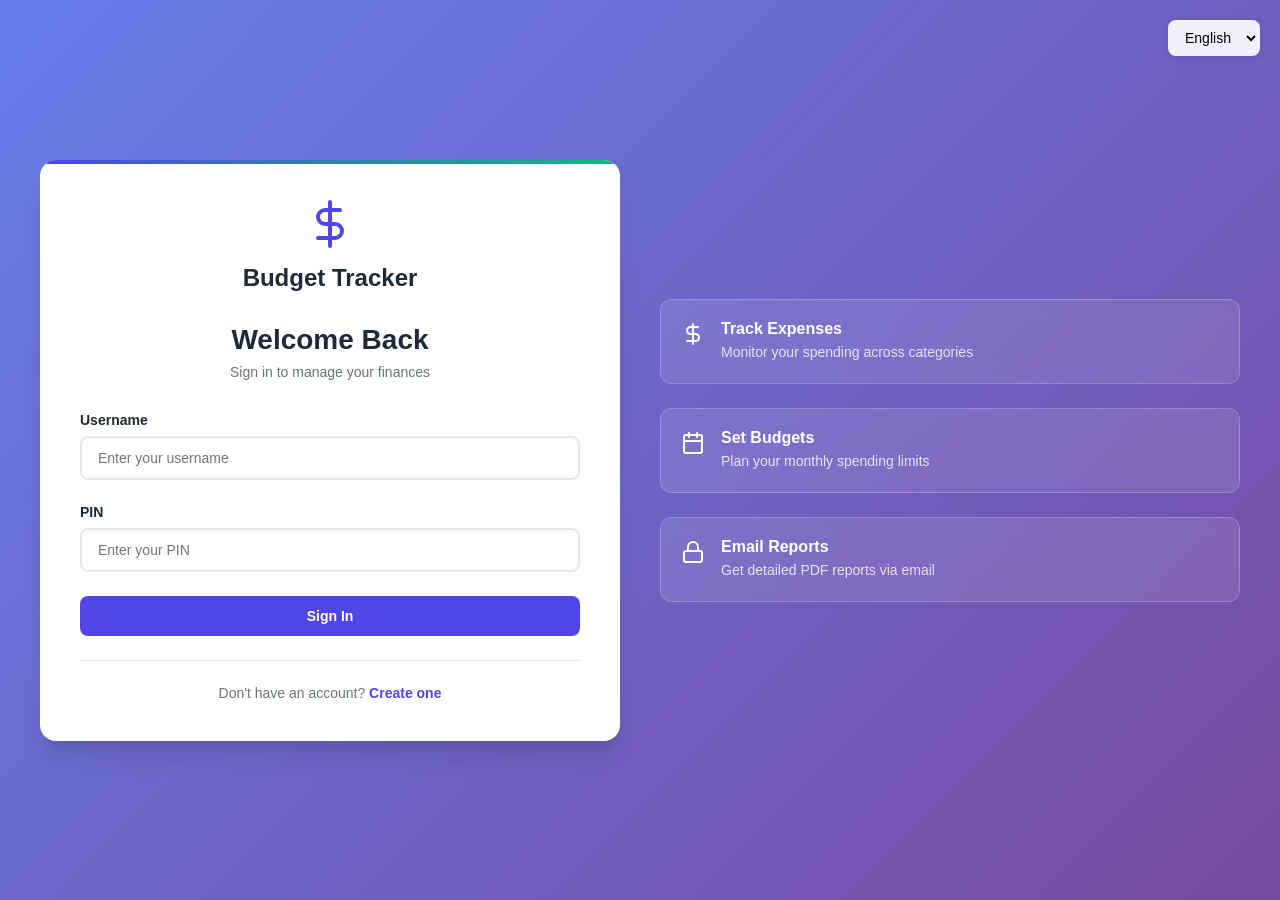
<file: frontend/login.html>
<!DOCTYPE html>
<html lang="en">
<head>
    <meta charset="UTF-8">
    <meta name="viewport" content="width=device-width, initial-scale=1.0">
    <title>Budget Tracker - Login</title>
    <link rel="stylesheet" href="login.css">
</head>
<body>
    <!-- Language Selector at top -->
    <div class="language-selector-top">
        <select id="loginLanguageSwitch" class="language-select">
            <option value="en">English</option>
            <option value="ta">தமிழ்</option>
        </select>
    </div>

    <div class="container">
        <div class="auth-card">
            <div class="logo">
                <svg xmlns="http://www.w3.org/2000/svg" width="48" height="48" viewBox="0 0 24 24" fill="none" stroke="currentColor" stroke-width="2" stroke-linecap="round" stroke-linejoin="round">
                    <line x1="12" y1="1" x2="12" y2="23"></line>
                    <path d="M17 5H9.5a3.5 3.5 0 0 0 0 7h5a3.5 3.5 0 0 1 0 7H6"></path>
                </svg>
                <h1 data-i18n="app_name">Budget Tracker</h1>
            </div>

            <!-- Login Form (shown by default) -->
            <div id="login-form" class="form-container">
                <h2 data-i18n="welcome_back">Welcome Back</h2>
                <p class="subtitle" data-i18n="sign_in_manage">Sign in to manage your finances</p>

                <form id="loginForm">
                    <div class="form-group">
                        <label for="login-username" data-i18n="username">Username</label>
                        <input 
                            type="text" 
                            id="login-username" 
                            name="username" 
                            data-i18n-placeholder="enter_username"
                            placeholder="Enter your username"
                            required 
                            autocomplete="username"
                        >
                    </div>

                    <div class="form-group">
                        <label for="login-pin" data-i18n="pin">PIN</label>
                        <input 
                            type="password" 
                            id="login-pin" 
                            name="pin" 
                            data-i18n-placeholder="enter_pin"
                            placeholder="Enter your PIN"
                            required 
                            autocomplete="current-password"
                            minlength="4"
                        >
                    </div>

                    <div id="login-error" class="error-message"></div>

                    <button type="submit" class="btn btn-primary" id="login-btn">
                        <span class="btn-text" data-i18n="sign_in">Sign In</span>
                        <span class="btn-loader"></span>
                    </button>
                </form>

                <div class="form-footer">
                    <p><span data-i18n="no_account">Don't have an account?</span> <a href="#" id="show-register" data-i18n="create_one">Create one</a></p>
                </div>
            </div>

            <!-- Register Form (hidden by default) -->
            <div id="register-form" class="form-container" style="display: none;">
                <h2 data-i18n="create_account">Create Account</h2>
                <p class="subtitle" data-i18n="start_tracking">Start tracking your expenses today</p>

                <form id="registerForm">
                    <div class="form-group">
                        <label for="register-username" data-i18n="username">Username</label>
                        <input 
                            type="text" 
                            id="register-username" 
                            name="username" 
                            data-i18n-placeholder="choose_username"
                            placeholder="Choose a username"
                            required 
                            autocomplete="username"
                            minlength="3"
                        >
                        <small class="form-hint" data-i18n="username_hint">At least 3 characters, letters, numbers, hyphens and underscores only</small>
                    </div>

                    <div class="form-group">
                        <label for="register-email" data-i18n="email_address">Email Address</label>
                        <input 
                            type="email" 
                            id="register-email" 
                            name="email" 
                            data-i18n-placeholder="your_email"
                            placeholder="your.email@example.com"
                            required 
                            autocomplete="email"
                        >
                        <small class="form-hint" data-i18n="email_hint">We'll send your budget reports to this email</small>
                    </div>

                    <div class="form-group">
                        <label for="register-pin" data-i18n="pin">PIN</label>
                        <input 
                            type="password" 
                            id="register-pin" 
                            name="pin" 
                            data-i18n-placeholder="create_pin"
                            placeholder="Create a PIN"
                            required 
                            autocomplete="new-password"
                            minlength="4"
                        >
                        <small class="form-hint" data-i18n="pin_hint">At least 4 characters</small>
                    </div>

                    <div class="form-group">
                        <label for="register-pin-confirm" data-i18n="confirm_pin">Confirm PIN</label>
                        <input 
                            type="password" 
                            id="register-pin-confirm" 
                            name="pin-confirm" 
                            data-i18n-placeholder="confirm_your_pin"
                            placeholder="Confirm your PIN"
                            required 
                            autocomplete="new-password"
                            minlength="4"
                        >
                    </div>

                    <div id="register-error" class="error-message"></div>
                    <div id="register-success" class="success-message"></div>

                    <button type="submit" class="btn btn-primary" id="register-btn">
                        <span class="btn-text" data-i18n="create_account">Create Account</span>
                        <span class="btn-loader"></span>
                    </button>
                </form>

                <div class="form-footer">
                    <p><span data-i18n="already_account">Already have an account?</span> <a href="#" id="show-login" data-i18n="sign_in">Sign in</a></p>
                </div>
            </div>
        </div>

        <div class="features">
            <div class="feature-item">
                <svg xmlns="http://www.w3.org/2000/svg" width="24" height="24" viewBox="0 0 24 24" fill="none" stroke="currentColor" stroke-width="2" stroke-linecap="round" stroke-linejoin="round">
                    <path d="M12 2v20M17 5H9.5a3.5 3.5 0 0 0 0 7h5a3.5 3.5 0 0 1 0 7H6"></path>
                </svg>
                <div>
                    <h3 data-i18n="track_expenses_feature">Track Expenses</h3>
                    <p data-i18n="monitor_spending">Monitor your spending across categories</p>
                </div>
            </div>
            <div class="feature-item">
                <svg xmlns="http://www.w3.org/2000/svg" width="24" height="24" viewBox="0 0 24 24" fill="none" stroke="currentColor" stroke-width="2" stroke-linecap="round" stroke-linejoin="round">
                    <rect x="3" y="4" width="18" height="18" rx="2" ry="2"></rect>
                    <line x1="16" y1="2" x2="16" y2="6"></line>
                    <line x1="8" y1="2" x2="8" y2="6"></line>
                    <line x1="3" y1="10" x2="21" y2="10"></line>
                </svg>
                <div>
                    <h3 data-i18n="set_budgets_feature">Set Budgets</h3>
                    <p data-i18n="plan_monthly_limits">Plan your monthly spending limits</p>
                </div>
            </div>
            <div class="feature-item">
                <svg xmlns="http://www.w3.org/2000/svg" width="24" height="24" viewBox="0 0 24 24" fill="none" stroke="currentColor" stroke-width="2" stroke-linecap="round" stroke-linejoin="round">
                    <rect x="3" y="11" width="18" height="11" rx="2" ry="2"></rect>
                    <path d="M7 11V7a5 5 0 0 1 10 0v4"></path>
                </svg>
                <div>
                    <h3 data-i18n="email_reports_feature">Email Reports</h3>
                    <p data-i18n="get_detailed_reports">Get detailed PDF reports via email</p>
                </div>
            </div>
        </div>
    </div>

    <script src="login.js"></script>
</body>
</html>
</file>
<file: frontend/login.css>
/* login.css */

* {
    margin: 0;
    padding: 0;
    box-sizing: border-box;
}

:root {
    --primary-color: #4f46e5;
    --primary-hover: #4338ca;
    --secondary-color: #10b981;
    --danger-color: #ef4444;
    --text-primary: #1f2937;
    --text-secondary: #6b7280;
    --border-color: #e5e7eb;
    --background: #f9fafb;
    --card-background: #ffffff;
    --shadow-sm: 0 1px 2px 0 rgba(0, 0, 0, 0.05);
    --shadow-md: 0 4px 6px -1px rgba(0, 0, 0, 0.1), 0 2px 4px -1px rgba(0, 0, 0, 0.06);
    --shadow-lg: 0 10px 15px -3px rgba(0, 0, 0, 0.1), 0 4px 6px -2px rgba(0, 0, 0, 0.05);
    --shadow-xl: 0 20px 25px -5px rgba(0, 0, 0, 0.1), 0 10px 10px -5px rgba(0, 0, 0, 0.04);
}

body {
    font-family: -apple-system, BlinkMacSystemFont, 'Segoe UI', Roboto, 'Helvetica Neue', Arial, sans-serif;
    background: linear-gradient(135deg, #667eea 0%, #764ba2 100%);
    min-height: 100vh;
    display: flex;
    align-items: center;
    justify-content: center;
    padding: 20px;
    color: var(--text-primary);
}

.container {
    max-width: 1200px;
    width: 100%;
    display: grid;
    grid-template-columns: 1fr 1fr;
    gap: 40px;
    align-items: center;
}

/* Auth Card */
.auth-card {
    background: var(--card-background);
    border-radius: 16px;
    box-shadow: var(--shadow-xl);
    padding: 40px;
    position: relative;
    overflow: hidden;
}

.auth-card::before {
    content: '';
    position: absolute;
    top: 0;
    left: 0;
    right: 0;
    height: 4px;
    background: linear-gradient(90deg, var(--primary-color), var(--secondary-color));
}

/* Logo */
.logo {
    text-align: center;
    margin-bottom: 32px;
}

.logo svg {
    color: var(--primary-color);
    margin-bottom: 12px;
}

.logo h1 {
    font-size: 24px;
    font-weight: 700;
    color: var(--text-primary);
    margin: 0;
}

/* Form Container */
.form-container {
    animation: fadeIn 0.3s ease-in-out;
}

.form-container.active {
    display: block;
}

@keyframes fadeIn {
    from {
        opacity: 0;
        transform: translateY(10px);
    }
    to {
        opacity: 1;
        transform: translateY(0);
    }
}

.form-container h2 {
    font-size: 28px;
    font-weight: 700;
    color: var(--text-primary);
    margin-bottom: 8px;
    text-align: center;
}

.subtitle {
    color: var(--text-secondary);
    text-align: center;
    margin-bottom: 32px;
    font-size: 14px;
}

/* Form Elements */
.form-group {
    margin-bottom: 24px;
}

.form-group label {
    display: block;
    font-size: 14px;
    font-weight: 600;
    color: var(--text-primary);
    margin-bottom: 8px;
}

.form-group input {
    width: 100%;
    padding: 12px 16px;
    border: 2px solid var(--border-color);
    border-radius: 8px;
    font-size: 14px;
    transition: all 0.3s ease;
    background: var(--card-background);
}

.form-group input:focus {
    outline: none;
    border-color: var(--primary-color);
    box-shadow: 0 0 0 3px rgba(79, 70, 229, 0.1);
}

.form-group input:disabled {
    background-color: var(--background);
    cursor: not-allowed;
    opacity: 0.6;
}

.form-hint {
    display: block;
    font-size: 12px;
    color: var(--text-secondary);
    margin-top: 4px;
}

/* Buttons */
.btn {
    width: 100%;
    padding: 12px 24px;
    border: none;
    border-radius: 8px;
    font-size: 14px;
    font-weight: 600;
    cursor: pointer;
    transition: all 0.3s ease;
    position: relative;
    overflow: hidden;
}

.btn-primary {
    background: var(--primary-color);
    color: white;
}

.btn-primary:hover:not(:disabled) {
    background: var(--primary-hover);
    transform: translateY(-1px);
    box-shadow: var(--shadow-md);
}

.btn:disabled {
    opacity: 0.6;
    cursor: not-allowed;
    transform: none !important;
}

.btn-text {
    display: inline-block;
    transition: opacity 0.3s ease;
}

.btn.loading .btn-text {
    opacity: 0;
}

.btn-loader {
    display: none;
    position: absolute;
    top: 50%;
    left: 50%;
    transform: translate(-50%, -50%);
    width: 20px;
    height: 20px;
    border: 2px solid rgba(255, 255, 255, 0.3);
    border-top-color: white;
    border-radius: 50%;
    animation: spin 0.6s linear infinite;
}

.btn.loading .btn-loader {
    display: block;
}

@keyframes spin {
    to {
        transform: translate(-50%, -50%) rotate(360deg);
    }
}

/* Messages */
.error-message,
.success-message {
    padding: 12px 16px;
    border-radius: 8px;
    font-size: 14px;
    margin-bottom: 16px;
    display: none;
    animation: slideIn 0.3s ease-out;
}

.error-message.show,
.success-message.show {
    display: block;
}

.error-message {
    background-color: #fee2e2;
    color: #991b1b;
    border: 1px solid #fecaca;
}

.success-message {
    background-color: #d1fae5;
    color: #065f46;
    border: 1px solid #a7f3d0;
}

@keyframes slideIn {
    from {
        opacity: 0;
        transform: translateY(-10px);
    }
    to {
        opacity: 1;
        transform: translateY(0);
    }
}

/* Form Footer */
.form-footer {
    text-align: center;
    margin-top: 24px;
    padding-top: 24px;
    border-top: 1px solid var(--border-color);
}

.form-footer p {
    font-size: 14px;
    color: var(--text-secondary);
}

.form-footer a {
    color: var(--primary-color);
    text-decoration: none;
    font-weight: 600;
    transition: color 0.3s ease;
}

.form-footer a:hover {
    color: var(--primary-hover);
    text-decoration: underline;
}

/* Features Section */
.features {
    display: flex;
    flex-direction: column;
    gap: 24px;
}

.feature-item {
    display: flex;
    gap: 16px;
    align-items: flex-start;
    background: rgba(255, 255, 255, 0.1);
    backdrop-filter: blur(10px);
    padding: 20px;
    border-radius: 12px;
    border: 1px solid rgba(255, 255, 255, 0.2);
    transition: all 0.3s ease;
}

.feature-item:hover {
    background: rgba(255, 255, 255, 0.15);
    transform: translateX(4px);
}

.feature-item svg {
    color: white;
    flex-shrink: 0;
    margin-top: 2px;
}

.feature-item h3 {
    color: white;
    font-size: 16px;
    font-weight: 600;
    margin-bottom: 4px;
}

.feature-item p {
    color: rgba(255, 255, 255, 0.8);
    font-size: 14px;
    line-height: 1.5;
}

/* Responsive Design */
@media (max-width: 968px) {
    .container {
        grid-template-columns: 1fr;
        gap: 32px;
    }

    .features {
        order: -1;
    }
}

@media (max-width: 640px) {
    .auth-card {
        padding: 32px 24px;
    }

    .form-container h2 {
        font-size: 24px;
    }

    .logo h1 {
        font-size: 20px;
    }

    .features {
        gap: 16px;
    }

    .feature-item {
        padding: 16px;
    }
}

/* Accessibility */
@media (prefers-reduced-motion: reduce) {
    *,
    *::before,
    *::after {
        animation-duration: 0.01ms !important;
        animation-iteration-count: 1 !important;
        transition-duration: 0.01ms !important;
    }
}

/* Language Selector Styles for Login Page */

.language-selector-top {
    position: absolute;
    top: 20px;
    right: 20px;
    z-index: 1000;
}

.language-select {
    padding: 8px 12px;
    border: 1px solid rgba(255, 255, 255, 0.3);
    border-radius: 8px;
    background-color: rgba(255, 255, 255, 0.9);
    backdrop-filter: blur(10px);
    font-size: 14px;
    font-weight: 500;
    cursor: pointer;
    transition: all 0.2s ease;
    box-shadow: 0 2px 8px rgba(0, 0, 0, 0.1);
}

.language-select:hover {
    border-color: #6366f1;
    background-color: white;
    box-shadow: 0 4px 12px rgba(99, 102, 241, 0.2);
}

.language-select:focus {
    outline: none;
    border-color: #6366f1;
    box-shadow: 0 0 0 3px rgba(99, 102, 241, 0.2);
}

.language-select option {
    padding: 8px;
}

/* Responsive adjustments */
@media (max-width: 768px) {
    .language-selector-top {
        top: 15px;
        right: 15px;
    }
    
    .language-select {
        padding: 6px 10px;
        font-size: 13px;
    }
}
</file>
